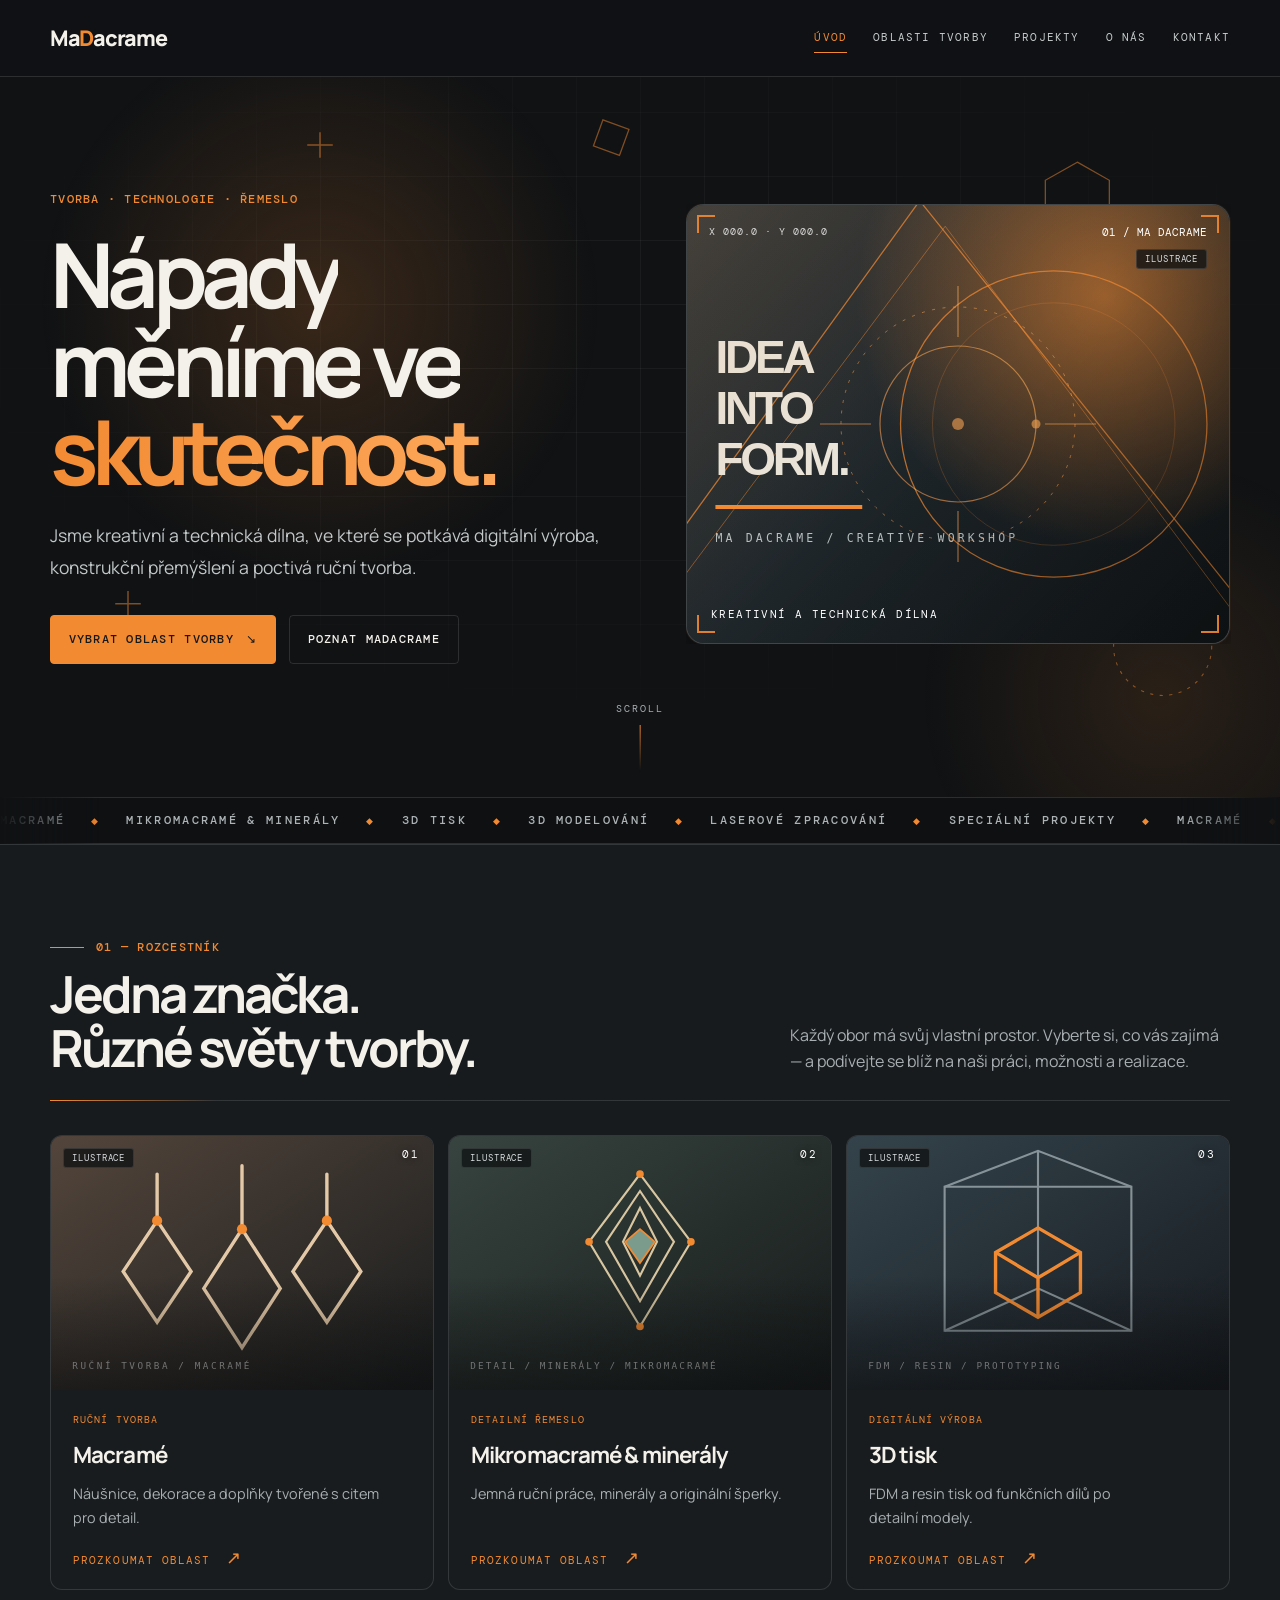
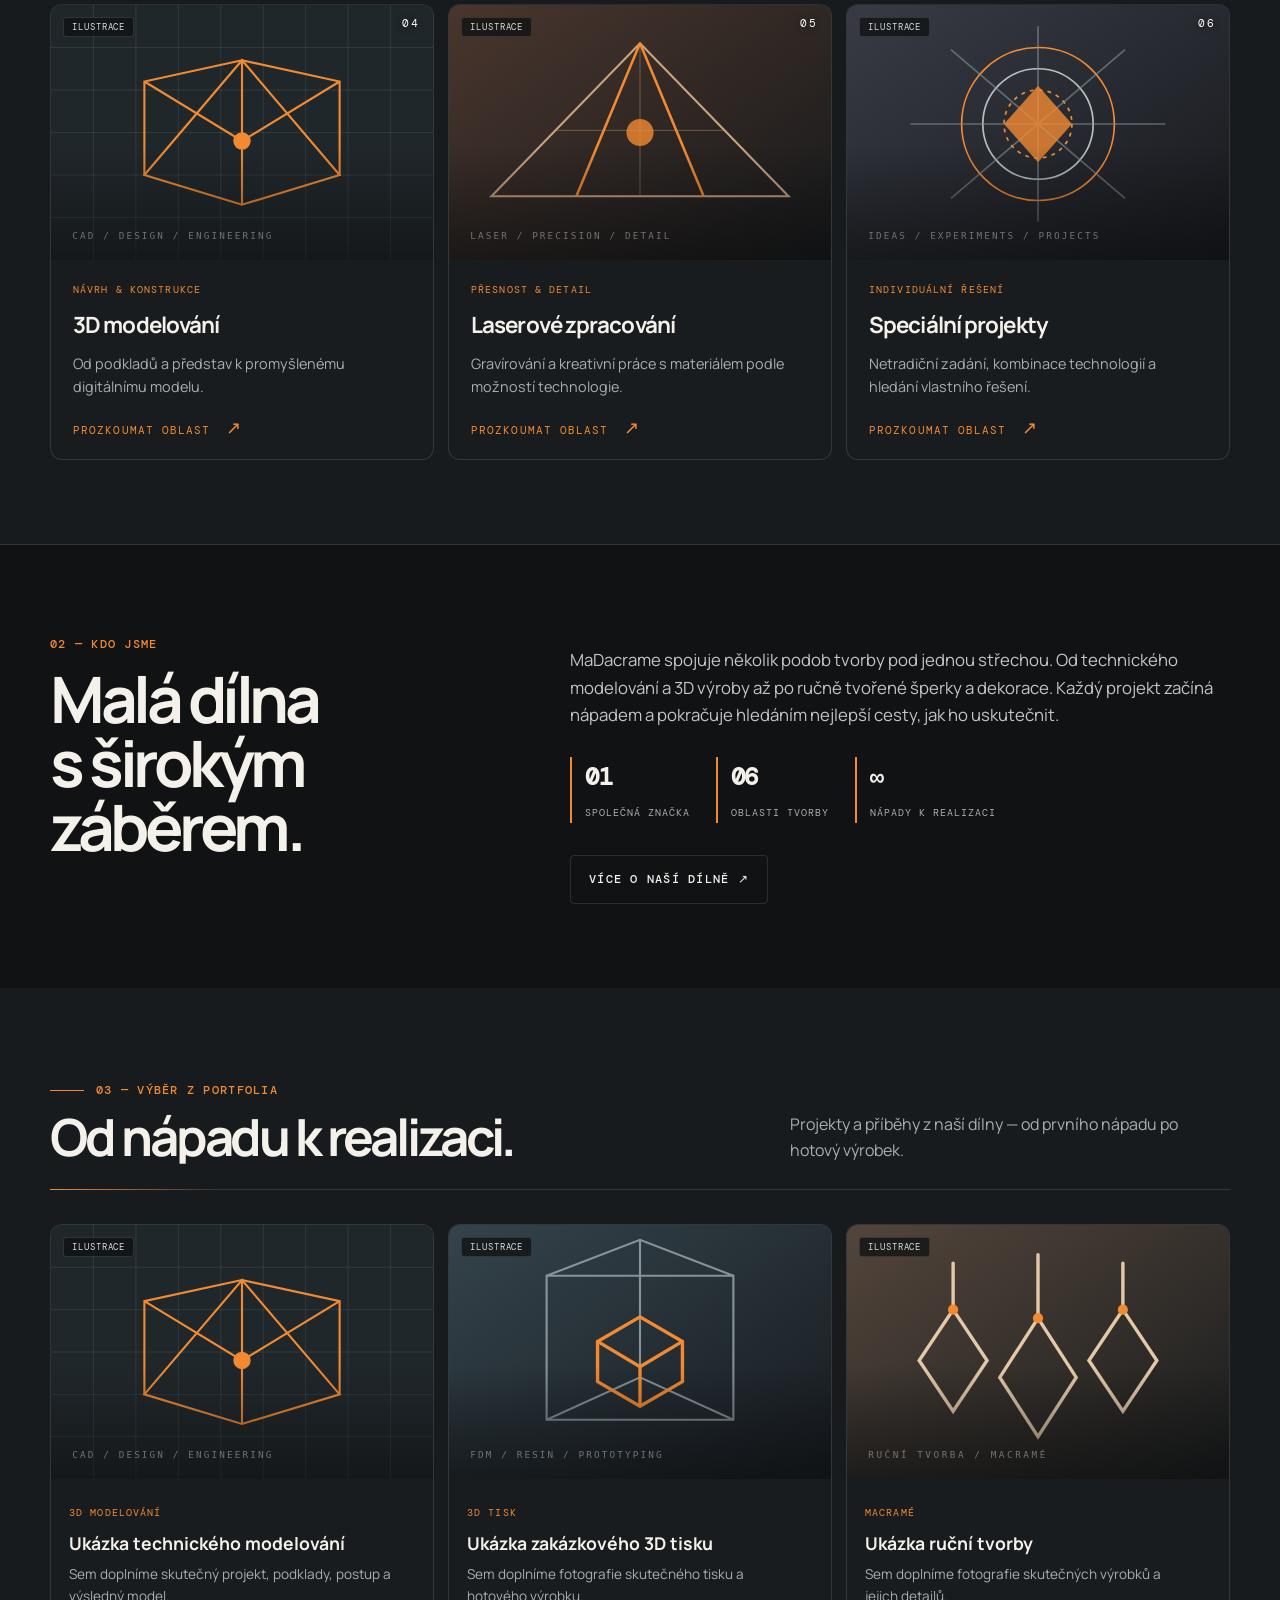
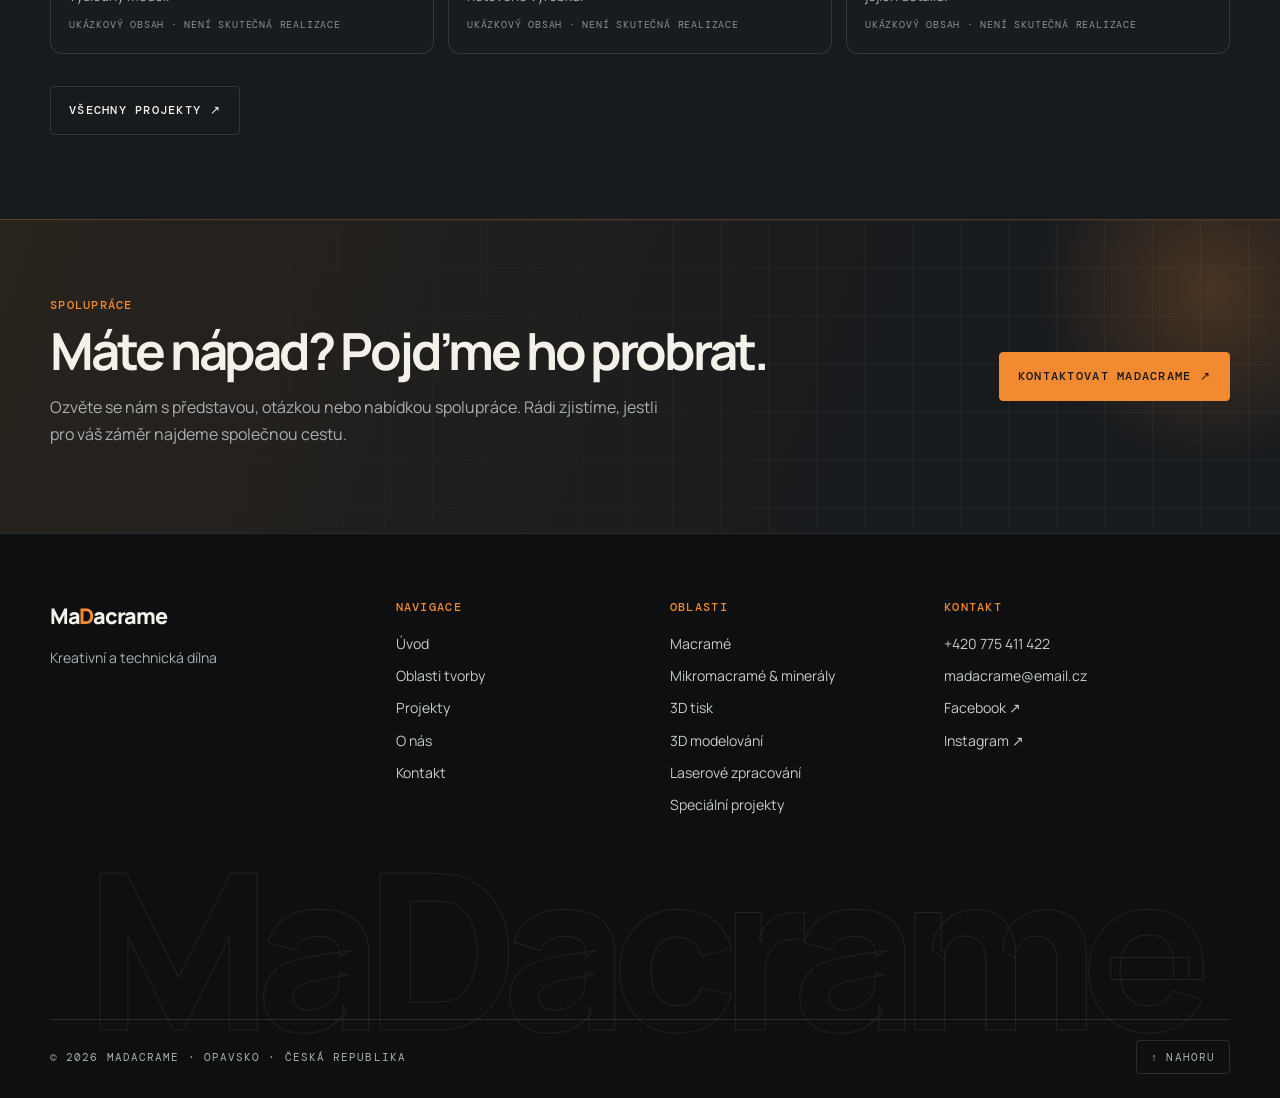
<file: index.html>
<!doctype html>
<html lang="cs">
<head>
<meta charset="utf-8"><meta name="viewport" content="width=device-width, initial-scale=1">
<meta name="theme-color" content="#101214">
<title>MaDacrame — kreativní a technická dílna</title>
<link rel="preload" href="assets/fonts/manrope-latin-wght-normal.woff2" as="font" type="font/woff2" crossorigin>
<link rel="preload" href="assets/fonts/manrope-latin-ext-wght-normal.woff2" as="font" type="font/woff2" crossorigin>
<link rel="stylesheet" href="assets/css/fonts.css">
<link rel="stylesheet" href="assets/css/style.css">
</head>
<body data-page="home"><div id="app"><div class="loader" role="status" aria-label="Načítám"><span></span></div></div><noscript><p class="wrap not-found">Pro zobrazení webu je potřeba povolit JavaScript.</p></noscript><script src="assets/js/site.js" defer></script></body>
</html>
</file>
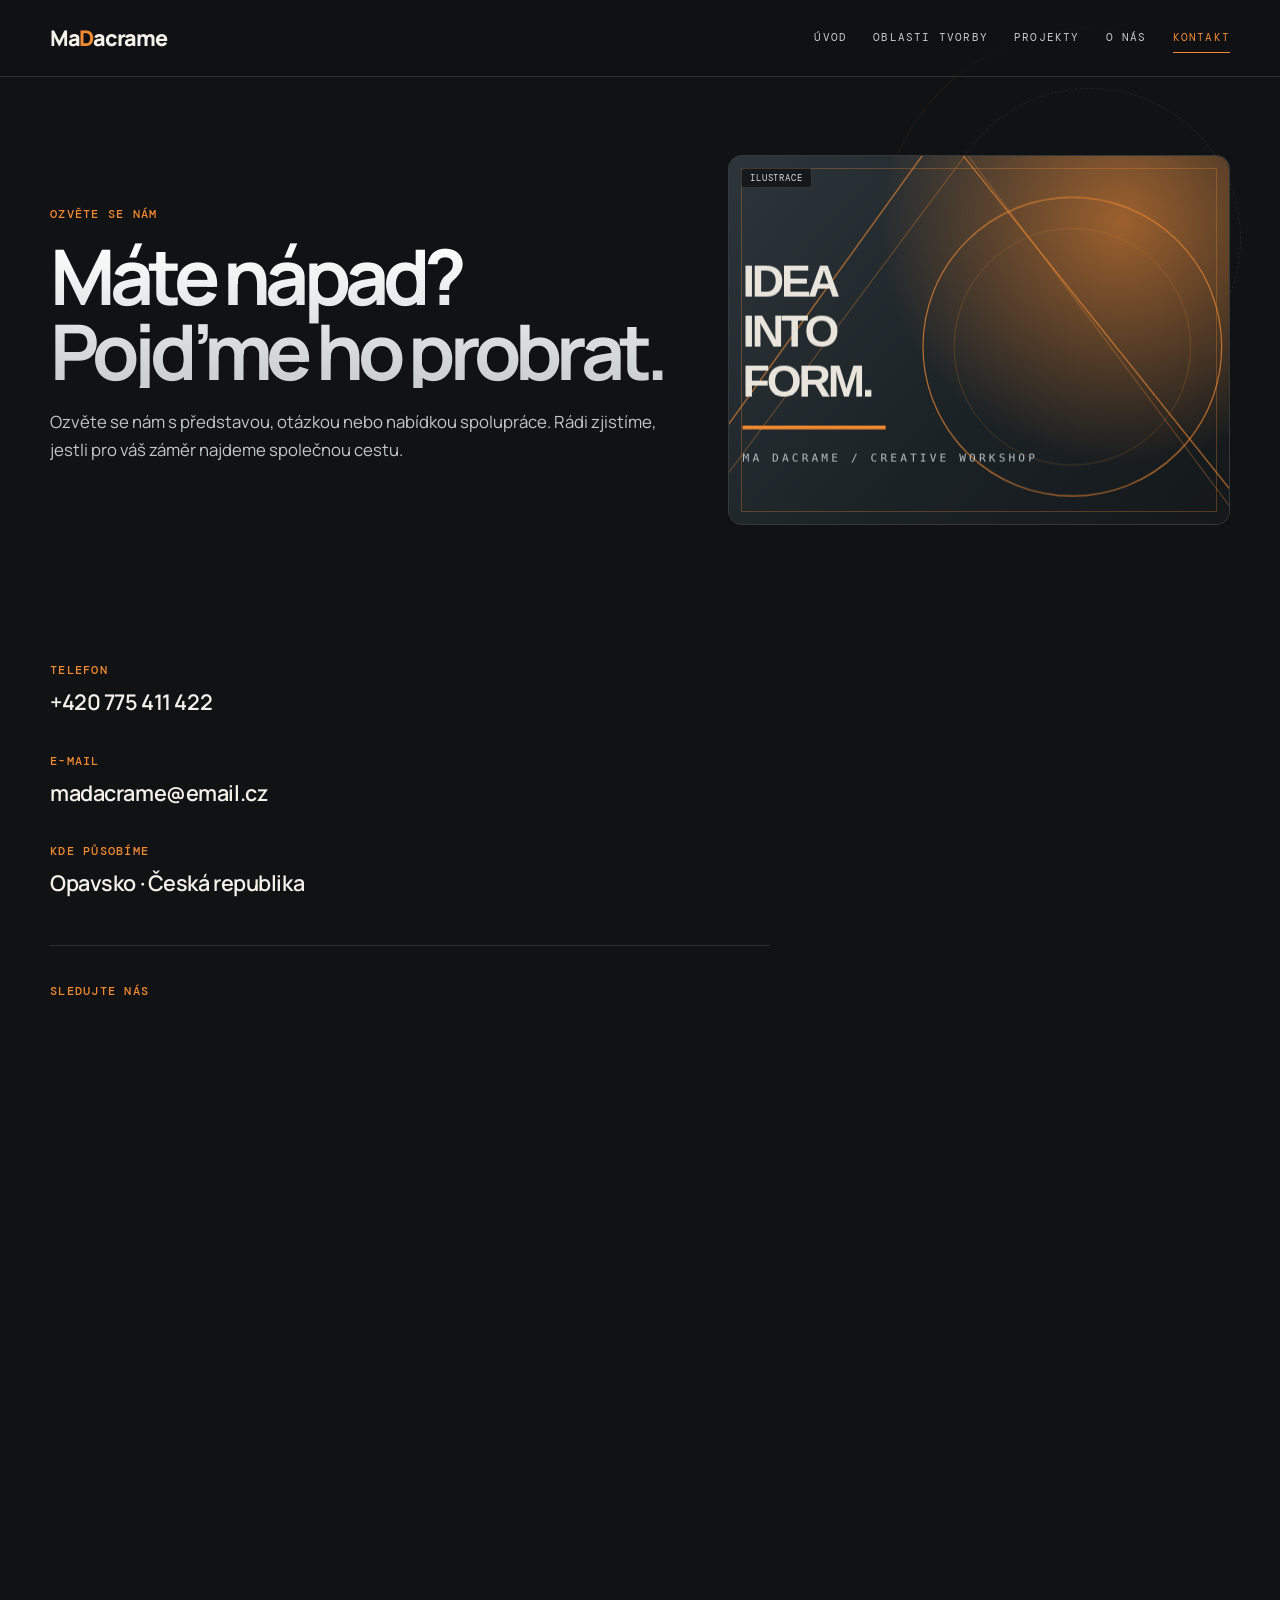
<file: kontakt.html>
<!doctype html>
<html lang="cs">
<head>
<meta charset="utf-8"><meta name="viewport" content="width=device-width, initial-scale=1">
<meta name="theme-color" content="#101214">
<title>Kontakt — MaDacrame</title>
<link rel="preload" href="assets/fonts/manrope-latin-wght-normal.woff2" as="font" type="font/woff2" crossorigin>
<link rel="preload" href="assets/fonts/manrope-latin-ext-wght-normal.woff2" as="font" type="font/woff2" crossorigin>
<link rel="stylesheet" href="assets/css/fonts.css">
<link rel="stylesheet" href="assets/css/style.css">
</head>
<body data-page="contact"><div id="app"><div class="loader" role="status" aria-label="Načítám"><span></span></div></div><noscript><p class="wrap not-found">Pro zobrazení webu je potřeba povolit JavaScript.</p></noscript><script src="assets/js/site.js" defer></script></body>
</html>
</file>
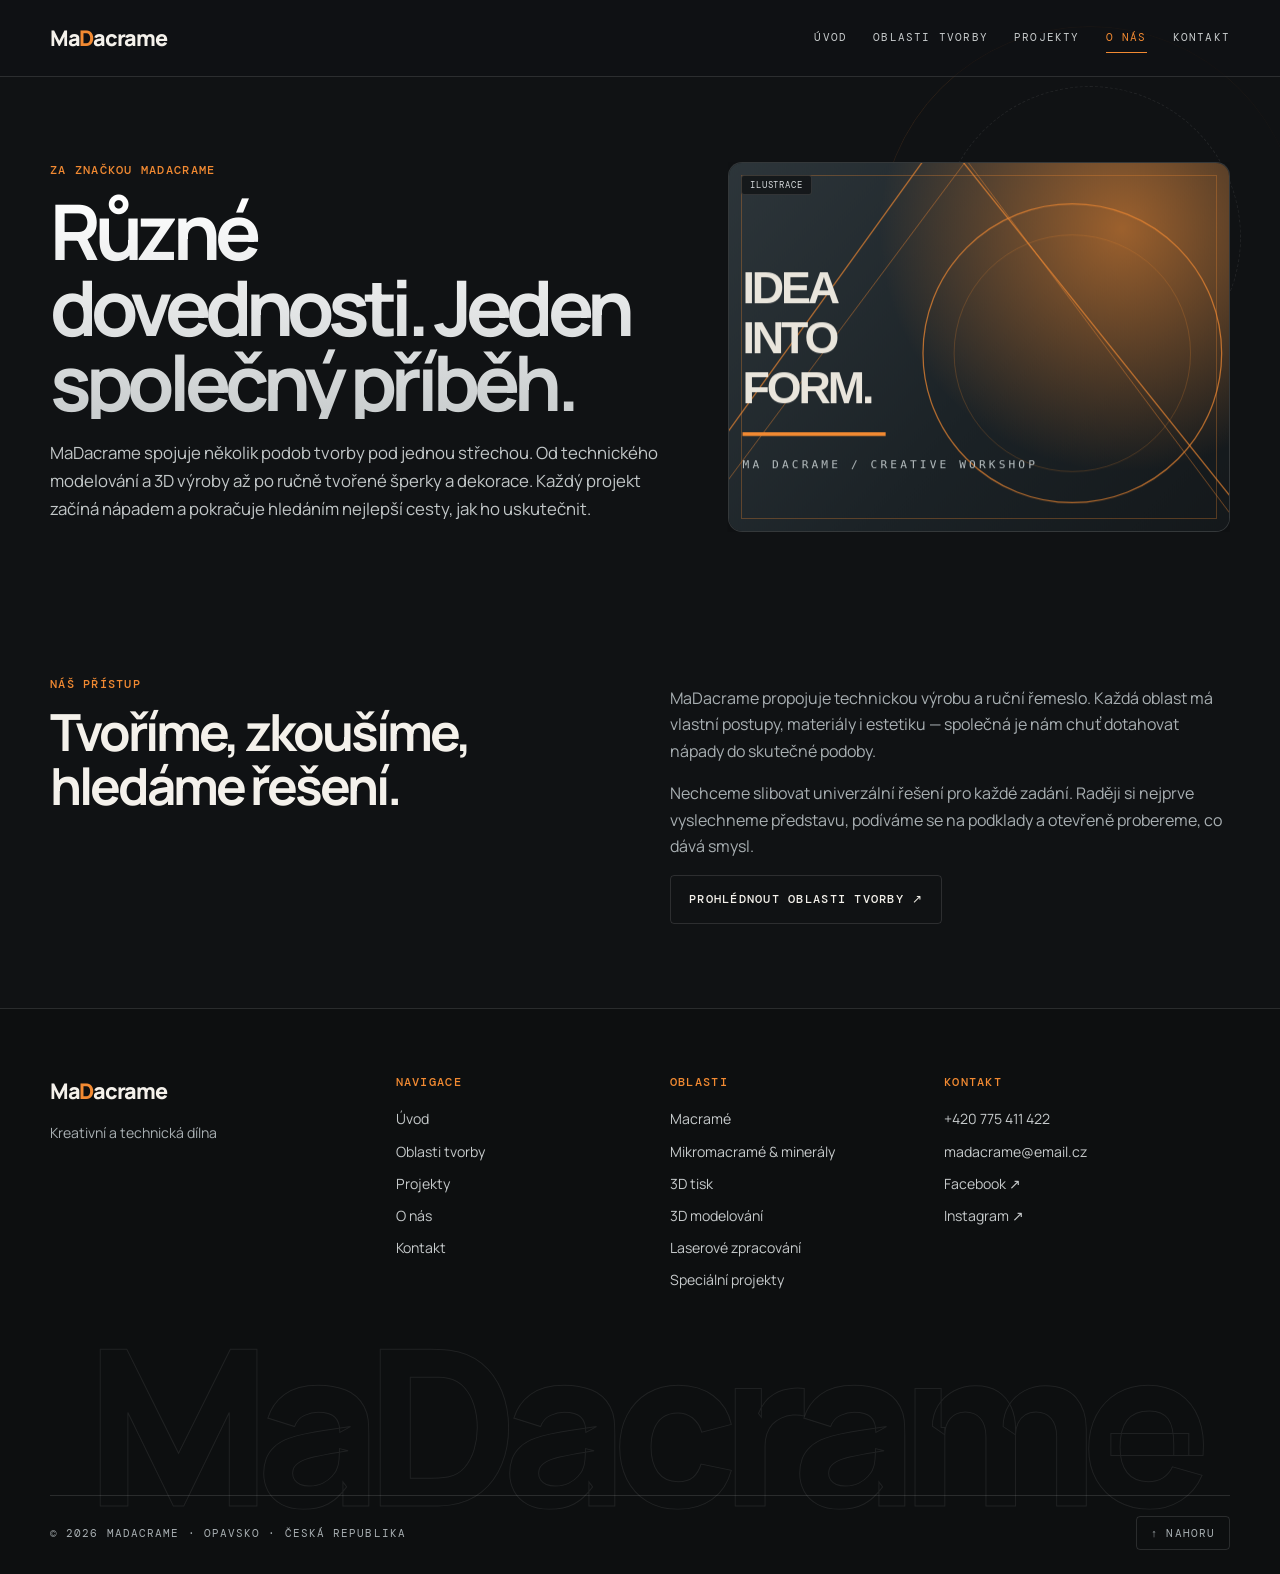
<file: o-nas.html>
<!doctype html>
<html lang="cs">
<head>
<meta charset="utf-8"><meta name="viewport" content="width=device-width, initial-scale=1">
<meta name="theme-color" content="#101214">
<title>O nás — MaDacrame</title>
<link rel="preload" href="assets/fonts/manrope-latin-wght-normal.woff2" as="font" type="font/woff2" crossorigin>
<link rel="preload" href="assets/fonts/manrope-latin-ext-wght-normal.woff2" as="font" type="font/woff2" crossorigin>
<link rel="stylesheet" href="assets/css/fonts.css">
<link rel="stylesheet" href="assets/css/style.css">
</head>
<body data-page="about"><div id="app"><div class="loader" role="status" aria-label="Načítám"><span></span></div></div><noscript><p class="wrap not-found">Pro zobrazení webu je potřeba povolit JavaScript.</p></noscript><script src="assets/js/site.js" defer></script></body>
</html>
</file>
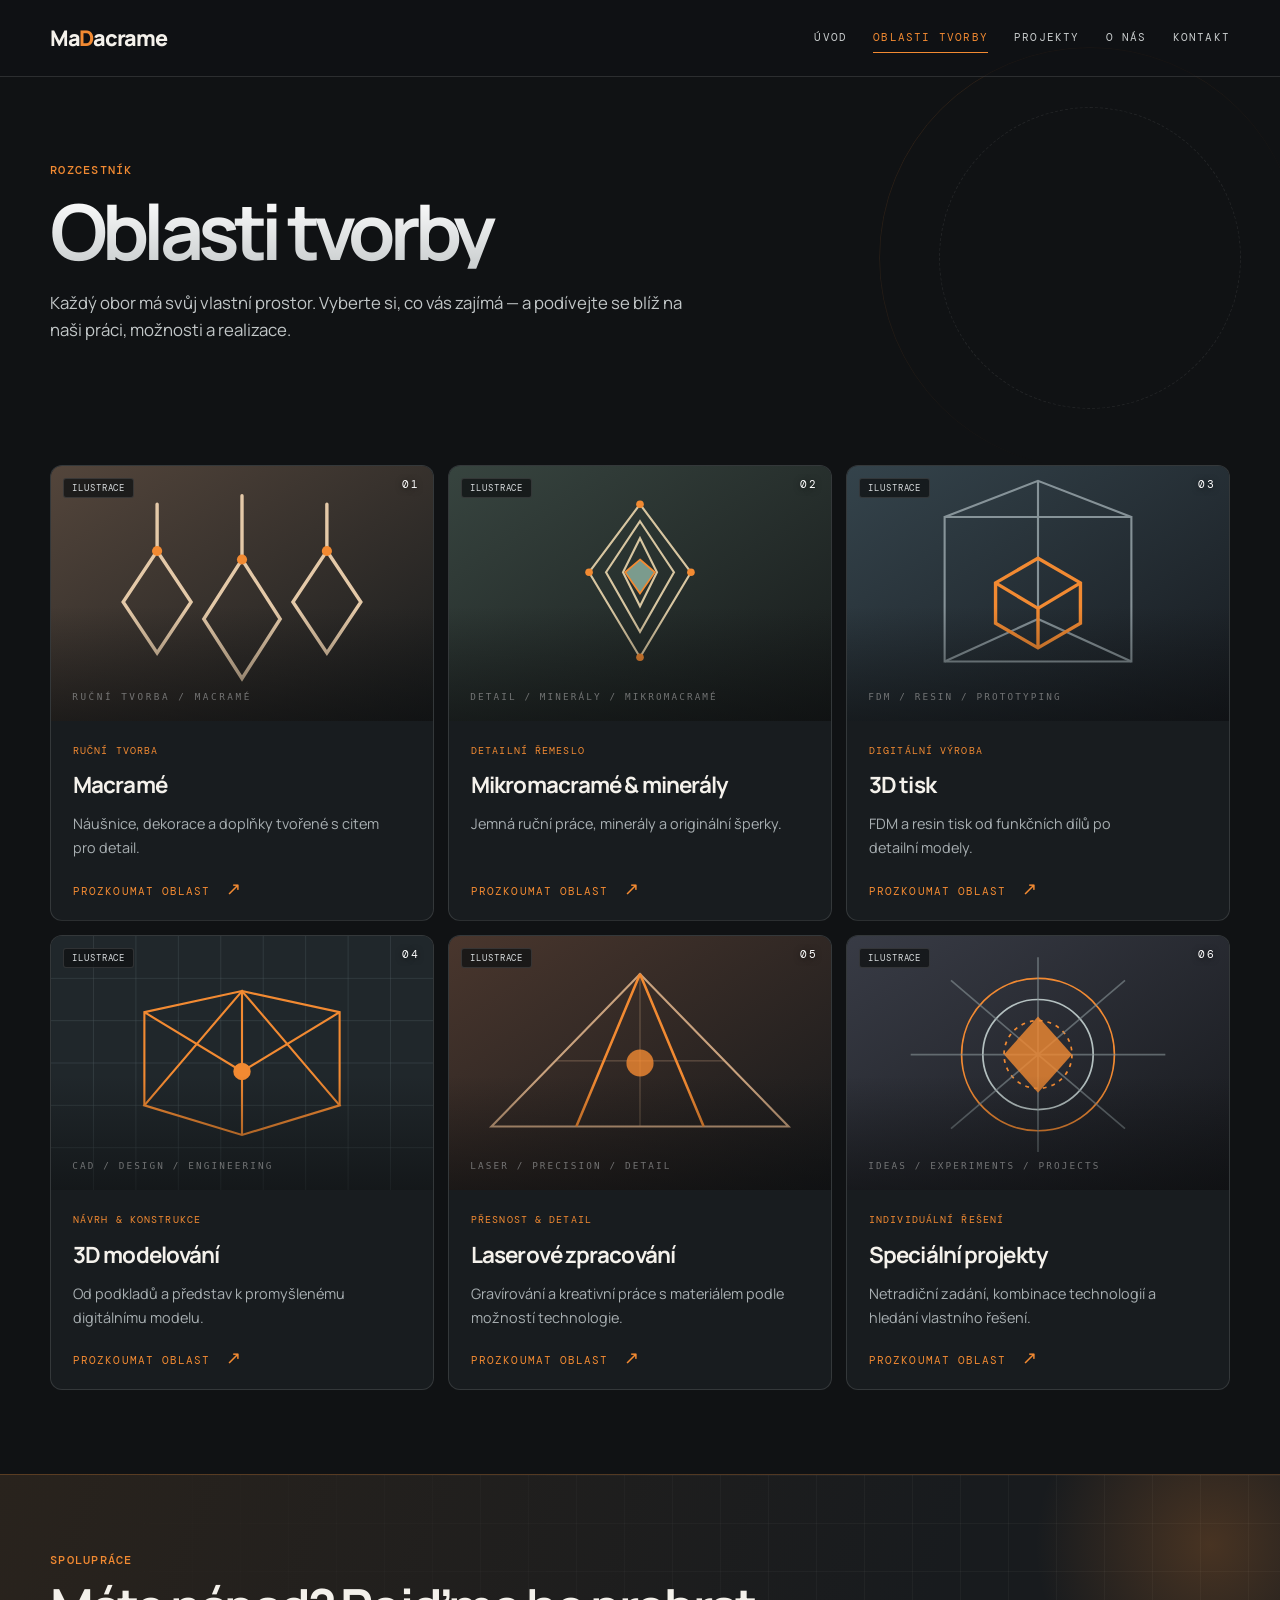
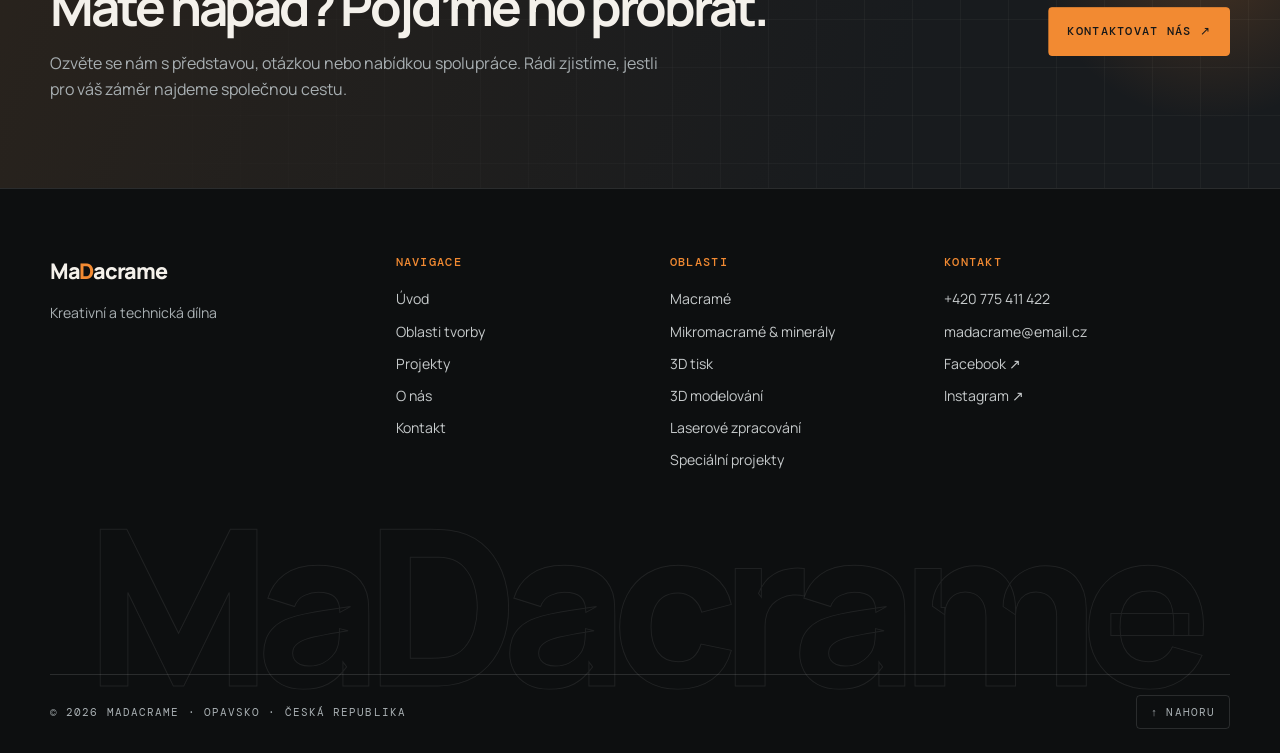
<file: oblast.html>
<!doctype html>
<html lang="cs">
<head>
<meta charset="utf-8"><meta name="viewport" content="width=device-width, initial-scale=1">
<meta name="theme-color" content="#101214">
<title>Oblasti tvorby — MaDacrame</title>
<link rel="preload" href="assets/fonts/manrope-latin-wght-normal.woff2" as="font" type="font/woff2" crossorigin>
<link rel="preload" href="assets/fonts/manrope-latin-ext-wght-normal.woff2" as="font" type="font/woff2" crossorigin>
<link rel="stylesheet" href="assets/css/fonts.css">
<link rel="stylesheet" href="assets/css/style.css">
</head>
<body data-page="area"><div id="app"><div class="loader" role="status" aria-label="Načítám"><span></span></div></div><noscript><p class="wrap not-found">Pro zobrazení webu je potřeba povolit JavaScript.</p></noscript><script src="assets/js/site.js" defer></script></body>
</html>
</file>
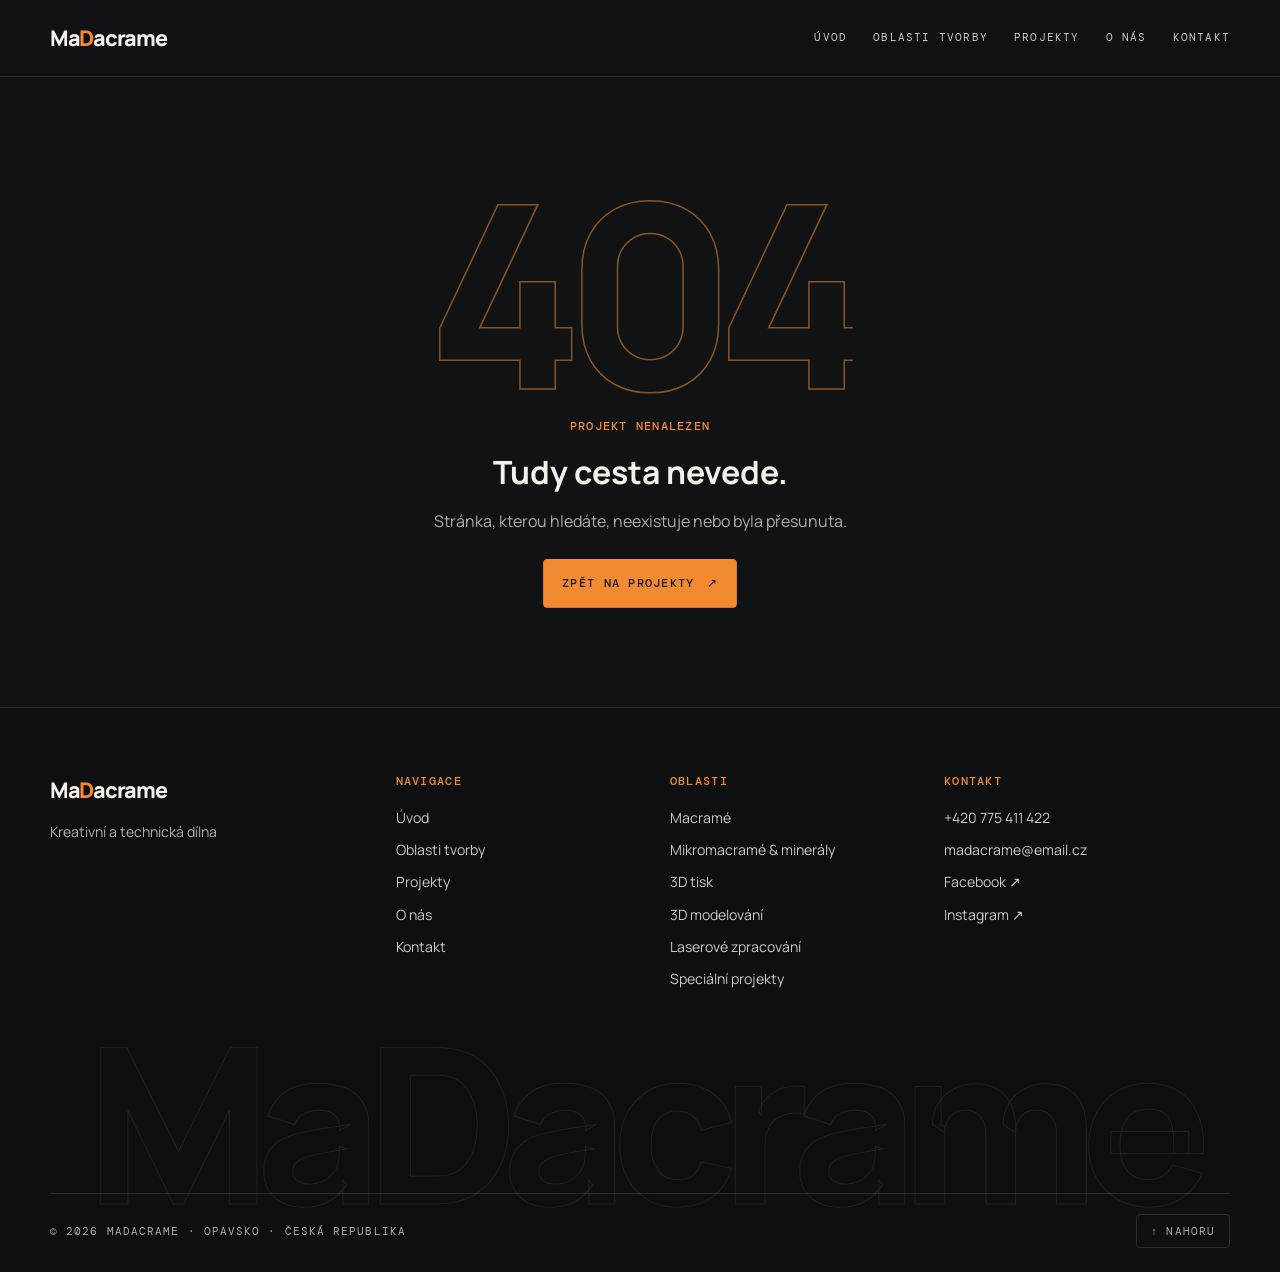
<file: projekt.html>
<!doctype html>
<html lang="cs">
<head>
<meta charset="utf-8"><meta name="viewport" content="width=device-width, initial-scale=1">
<meta name="theme-color" content="#101214">
<title>Projekt — MaDacrame</title>
<link rel="preload" href="assets/fonts/manrope-latin-wght-normal.woff2" as="font" type="font/woff2" crossorigin>
<link rel="preload" href="assets/fonts/manrope-latin-ext-wght-normal.woff2" as="font" type="font/woff2" crossorigin>
<link rel="stylesheet" href="assets/css/fonts.css">
<link rel="stylesheet" href="assets/css/style.css">
</head>
<body data-page="project"><div id="app"><div class="loader" role="status" aria-label="Načítám"><span></span></div></div><noscript><p class="wrap not-found">Pro zobrazení webu je potřeba povolit JavaScript.</p></noscript><script src="assets/js/site.js" defer></script></body>
</html>
</file>
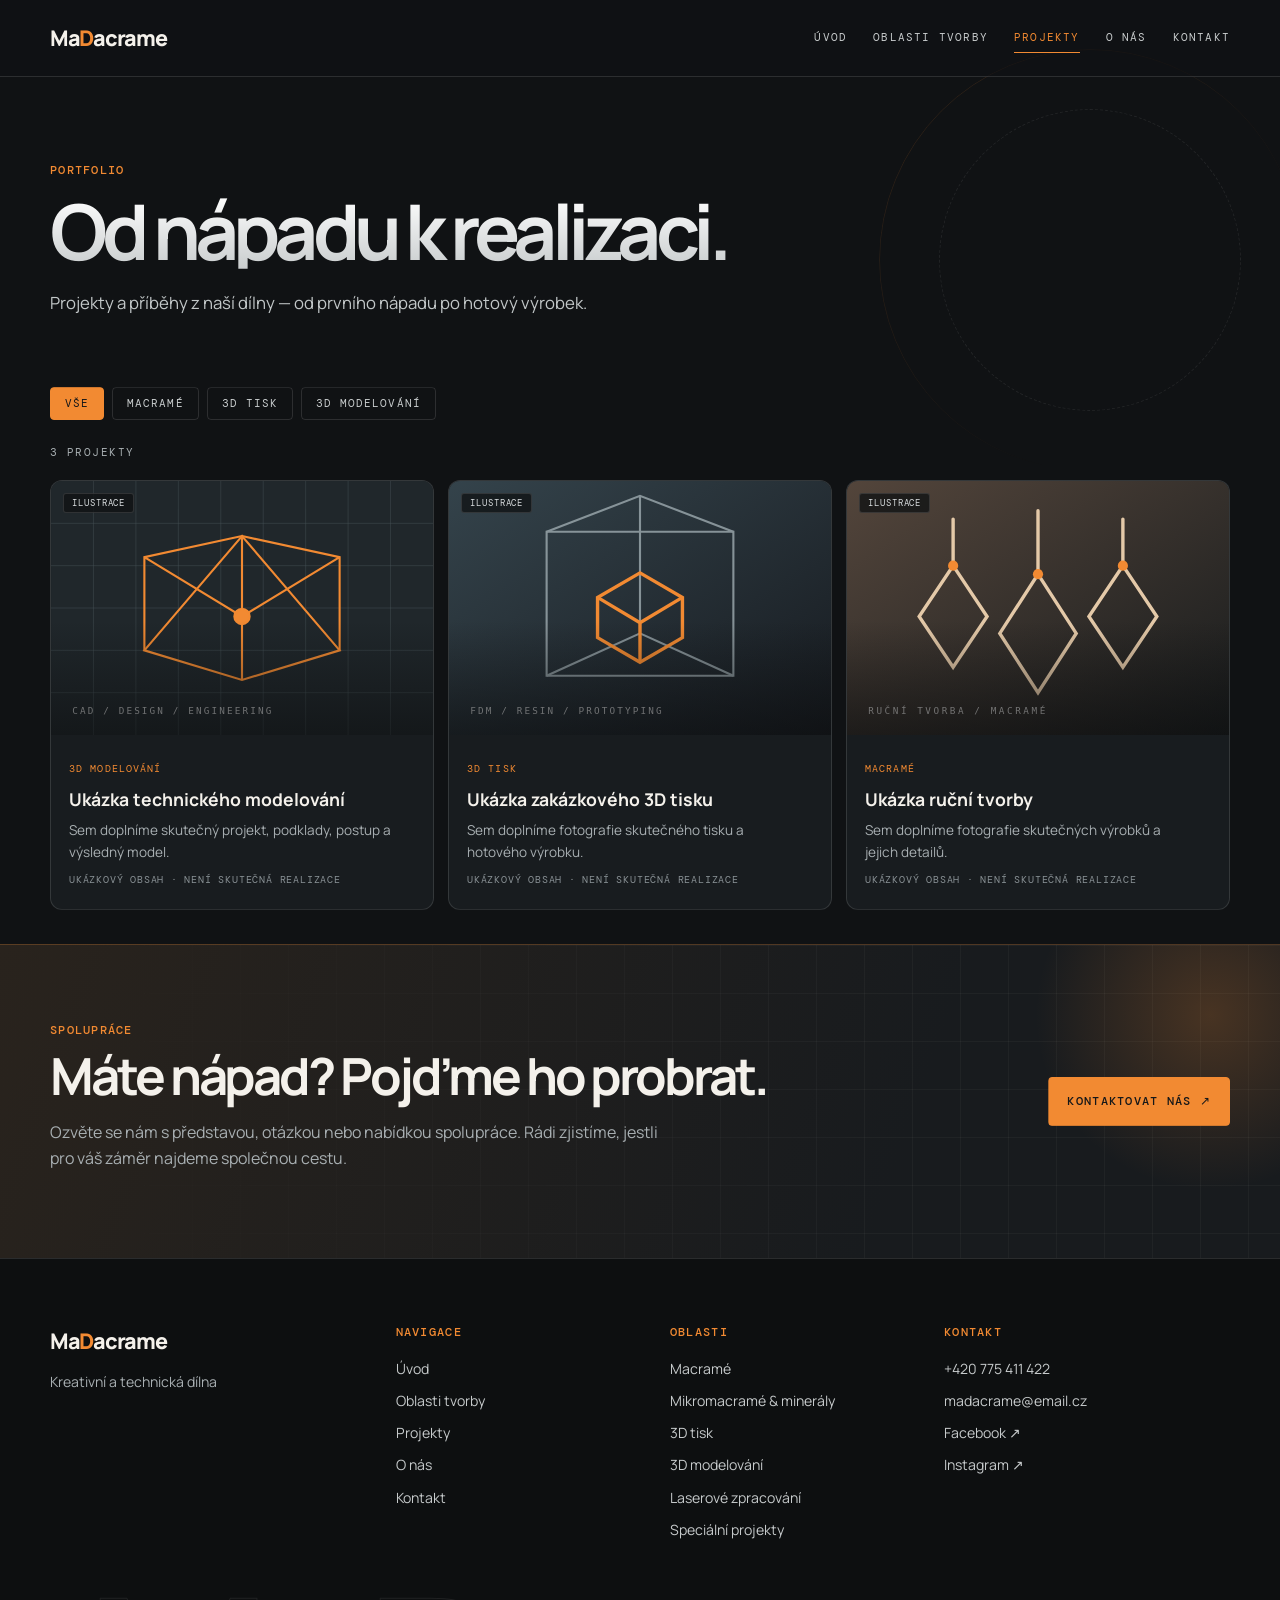
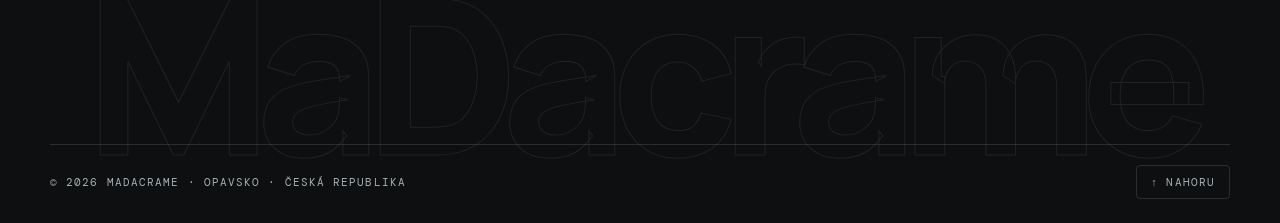
<file: projekty.html>
<!doctype html>
<html lang="cs">
<head>
<meta charset="utf-8"><meta name="viewport" content="width=device-width, initial-scale=1">
<meta name="theme-color" content="#101214">
<title>Od nápadu k realizaci — MaDacrame</title>
<link rel="preload" href="assets/fonts/manrope-latin-wght-normal.woff2" as="font" type="font/woff2" crossorigin>
<link rel="preload" href="assets/fonts/manrope-latin-ext-wght-normal.woff2" as="font" type="font/woff2" crossorigin>
<link rel="stylesheet" href="assets/css/fonts.css">
<link rel="stylesheet" href="assets/css/style.css">
</head>
<body data-page="projects"><div id="app"><div class="loader" role="status" aria-label="Načítám"><span></span></div></div><noscript><p class="wrap not-found">Pro zobrazení webu je potřeba povolit JavaScript.</p></noscript><script src="assets/js/site.js" defer></script></body>
</html>
</file>
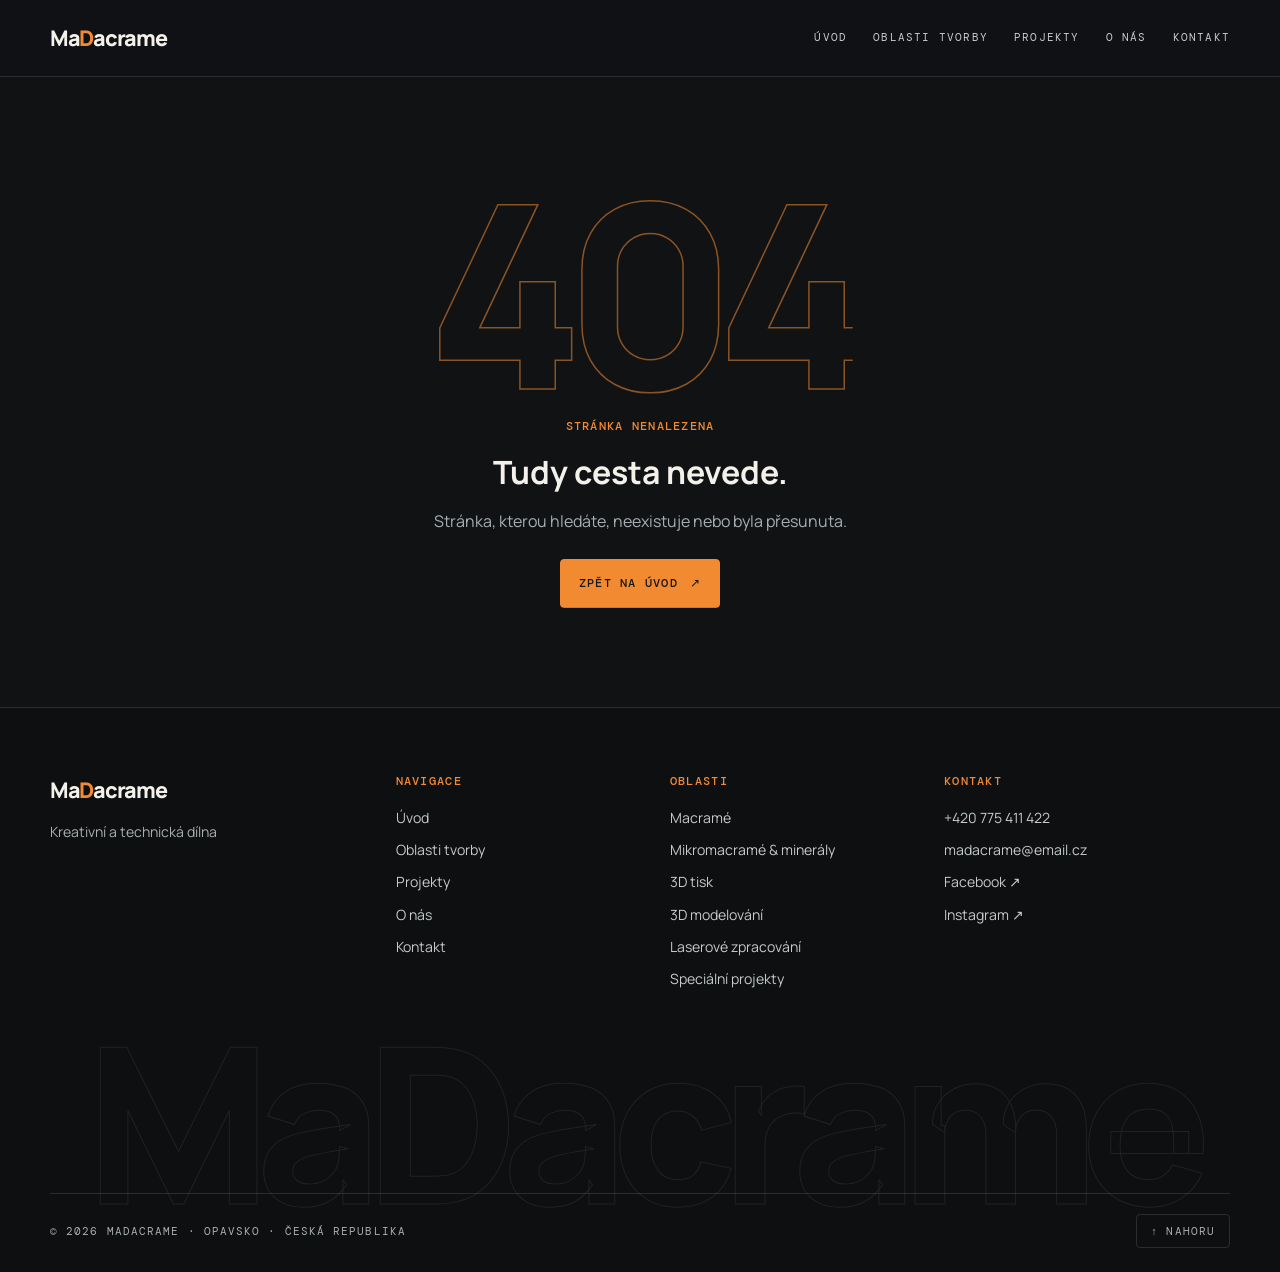
<file: stranka.html>
<!doctype html>
<html lang="cs"><head><meta charset="utf-8"><meta name="viewport" content="width=device-width, initial-scale=1"><meta name="theme-color" content="#101214"><title>MaDacrame — další stránka</title><link rel="preload" href="assets/fonts/manrope-latin-wght-normal.woff2" as="font" type="font/woff2" crossorigin>
<link rel="preload" href="assets/fonts/manrope-latin-ext-wght-normal.woff2" as="font" type="font/woff2" crossorigin>
<link rel="stylesheet" href="assets/css/fonts.css">
<link rel="stylesheet" href="assets/css/style.css"></head><body data-page="customPage"><div id="app"><div class="loader" role="status" aria-label="Načítám"><span></span></div></div><noscript><p class="wrap not-found">Pro zobrazení webu je potřeba povolit JavaScript.</p></noscript><script src="assets/js/site.js" defer></script></body></html>
</file>
<file: assets/css/fonts.css>
/* Písma jsou hostovaná lokálně (SIL OFL) – žádné externí požadavky. */
@font-face{font-family:Manrope;font-style:normal;font-weight:200 800;font-display:swap;src:url(../fonts/manrope-latin-wght-normal.woff2) format('woff2');unicode-range:U+0000-00FF,U+0131,U+0152-0153,U+02BB-02BC,U+02C6,U+02DA,U+02DC,U+0304,U+0308,U+0329,U+2000-206F,U+20AC,U+2122,U+2191,U+2193,U+2212,U+2215,U+FEFF,U+FFFD}
@font-face{font-family:'DM Mono';font-style:normal;font-weight:400;font-display:swap;src:url(../fonts/dm-mono-latin-400-normal.woff2) format('woff2');unicode-range:U+0000-00FF,U+0131,U+0152-0153,U+02BB-02BC,U+02C6,U+02DA,U+02DC,U+0304,U+0308,U+0329,U+2000-206F,U+20AC,U+2122,U+2191,U+2193,U+2212,U+2215,U+FEFF,U+FFFD}
@font-face{font-family:'DM Mono';font-style:normal;font-weight:500;font-display:swap;src:url(../fonts/dm-mono-latin-500-normal.woff2) format('woff2');unicode-range:U+0000-00FF,U+0131,U+0152-0153,U+02BB-02BC,U+02C6,U+02DA,U+02DC,U+0304,U+0308,U+0329,U+2000-206F,U+20AC,U+2122,U+2191,U+2193,U+2212,U+2215,U+FEFF,U+FFFD}
@font-face{font-family:Manrope;font-style:normal;font-weight:200 800;font-display:swap;src:url(../fonts/manrope-latin-ext-wght-normal.woff2) format('woff2');unicode-range:U+0100-02BA,U+02BD-02C5,U+02C7-02CC,U+02CE-02D7,U+02DD-02FF,U+0304,U+0308,U+0329,U+1D00-1DBF,U+1E00-1E9F,U+1EF2-1EFF,U+2020,U+20A0-20AB,U+20AD-20C0,U+2113,U+2C60-2C7F,U+A720-A7FF}
@font-face{font-family:'DM Mono';font-style:normal;font-weight:400;font-display:swap;src:url(../fonts/dm-mono-latin-ext-400-normal.woff2) format('woff2');unicode-range:U+0100-02BA,U+02BD-02C5,U+02C7-02CC,U+02CE-02D7,U+02DD-02FF,U+0304,U+0308,U+0329,U+1D00-1DBF,U+1E00-1E9F,U+1EF2-1EFF,U+2020,U+20A0-20AB,U+20AD-20C0,U+2113,U+2C60-2C7F,U+A720-A7FF}
@font-face{font-family:'DM Mono';font-style:normal;font-weight:500;font-display:swap;src:url(../fonts/dm-mono-latin-ext-500-normal.woff2) format('woff2');unicode-range:U+0100-02BA,U+02BD-02C5,U+02C7-02CC,U+02CE-02D7,U+02DD-02FF,U+0304,U+0308,U+0329,U+1D00-1DBF,U+1E00-1E9F,U+1EF2-1EFF,U+2020,U+20A0-20AB,U+20AD-20C0,U+2113,U+2C60-2C7F,U+A720-A7FF}
</file>
<file: assets/css/style.css>
:root{--bg:#101214;--panel:#181c1f;--panel2:#202529;--ink:#f4f1eb;--muted:#a8afb2;--line:rgba(255,255,255,.12);--orange:#f28a32;--orange2:#ffad62;--max:1180px;--radius:18px}
*{box-sizing:border-box}html{scroll-behavior:smooth}body{margin:0;background:var(--bg);color:var(--ink);font-family:Manrope,Arial,sans-serif;line-height:1.65}a{color:inherit;text-decoration:none}img{max-width:100%;display:block}button{font:inherit}.wrap{width:min(var(--max),calc(100% - 44px));margin:auto}.mono,.eyebrow,.tag,.nav a,.btn,.small-label{font-family:"DM Mono",monospace;text-transform:uppercase;letter-spacing:.11em}.eyebrow{font-size:.72rem;color:var(--orange);font-weight:500}.site-header{position:sticky;top:0;z-index:10;background:rgba(16,18,20,.88);backdrop-filter:blur(16px);border-bottom:1px solid var(--line)}.header-inner{height:76px;display:flex;align-items:center;justify-content:space-between;gap:24px}.brand{font-weight:800;font-size:1.35rem;letter-spacing:-.06em}.brand span{color:var(--orange)}.nav{display:flex;gap:26px;align-items:center}.nav a{font-size:.68rem;color:#c8cccd;transition:.2s}.nav a:hover,.nav a.active{color:var(--orange)}.menu-toggle{display:none;background:none;border:1px solid var(--line);color:var(--ink);padding:8px 11px;border-radius:8px}.hero{min-height:590px;display:grid;grid-template-columns:1.04fr .96fr;align-items:center;gap:46px;padding:72px 0 88px}.hero-copy{position:relative;z-index:1}.hero h1{font-size:clamp(3.1rem,7vw,6.7rem);line-height:.99;letter-spacing:-.075em;margin:20px 0 24px;max-width:760px}.hero h1 em{font-style:normal;color:var(--orange)}.lead{font-size:1.1rem;color:#c2c7c8;max-width:590px;line-height:1.8}.hero-actions{display:flex;gap:12px;flex-wrap:wrap;margin-top:32px}.btn{display:inline-flex;align-items:center;justify-content:center;gap:12px;padding:14px 18px;border-radius:4px;font-size:.72rem;font-weight:500;transition:.2s;border:1px solid var(--line)}.btn-primary{background:var(--orange);color:#151719;border-color:var(--orange)}.btn-primary:hover{background:var(--orange2);transform:translateY(-2px)}.btn-ghost:hover{border-color:var(--orange);color:var(--orange)}.hero-art{position:relative;min-height:440px;border-radius:var(--radius);overflow:hidden;background:#252b2f;border:1px solid var(--line)}.hero-art img{width:100%;height:100%;position:absolute;inset:0;object-fit:cover}.hero-art:after{content:"";position:absolute;inset:0;background:linear-gradient(135deg,rgba(242,138,50,.12),transparent 48%,rgba(0,0,0,.28))}.art-label{position:absolute;z-index:1;left:24px;bottom:22px;font: .68rem "DM Mono",monospace;letter-spacing:.13em;color:#fff;text-transform:uppercase}.hero-index{position:absolute;right:22px;top:20px;z-index:1;color:#fff;font: .7rem "DM Mono",monospace}.section{padding:84px 0}.section-head{display:flex;align-items:end;justify-content:space-between;gap:28px;margin-bottom:32px}.section-head h2,.section-title{font-size:clamp(2rem,4vw,3.4rem);line-height:1.05;letter-spacing:-.06em;margin:10px 0 0}.section-head p{max-width:440px;color:var(--muted);margin:0}.directory{background:#171b1e;border-top:1px solid var(--line);border-bottom:1px solid var(--line)}.cards{display:grid;grid-template-columns:repeat(3,1fr);gap:14px}.area-card{position:relative;display:flex;flex-direction:column;min-height:360px;background:var(--panel);border:1px solid var(--line);border-radius:12px;overflow:hidden;transition:.25s}.area-card:hover{transform:translateY(-5px);border-color:rgba(242,138,50,.65)}.card-image{height:205px;position:relative;overflow:hidden;background:#252b2f}.card-image img{width:100%;height:100%;object-fit:cover;transition:.45s}.area-card:hover .card-image img{transform:scale(1.045)}.card-body{padding:22px 22px 20px;display:flex;flex-direction:column;flex:1}.tag{font-size:.63rem;color:var(--orange)}.card-body h3{font-size:1.4rem;letter-spacing:-.04em;margin:8px 0}.card-body p{font-size:.9rem;color:var(--muted);margin:0 0 18px}.card-link{margin-top:auto;font: .68rem "DM Mono",monospace;text-transform:uppercase;letter-spacing:.1em;color:var(--orange)}.arrow{font-size:1.1rem;margin-left:7px}.manifesto{display:grid;grid-template-columns:.8fr 1.2fr;gap:80px;align-items:start}.manifesto h2{font-size:clamp(2.3rem,5vw,4.5rem);line-height:1;letter-spacing:-.07em;margin:12px 0}.manifesto-copy{font-size:1.05rem;color:#c0c6c7;max-width:650px}.stat-line{display:flex;gap:26px;flex-wrap:wrap;margin-top:28px}.stat{border-left:2px solid var(--orange);padding-left:13px}.stat strong{display:block;font-size:1.5rem}.stat span{font: .62rem "DM Mono",monospace;color:var(--muted);text-transform:uppercase;letter-spacing:.1em}.projects{background:#171b1e}.project-grid{display:grid;grid-template-columns:repeat(3,1fr);gap:14px}.project{border:1px solid var(--line);background:var(--panel);border-radius:12px;overflow:hidden}.project img{width:100%;height:210px;object-fit:cover}.project-info{padding:18px}.project-info h3{margin:5px 0;font-size:1.1rem}.project-info p{margin:0;color:var(--muted);font-size:.85rem}.cta{padding:70px 0;background:linear-gradient(110deg,#29231d,#181b1e 70%);border-top:1px solid rgba(242,138,50,.25)}.cta-inner{display:flex;align-items:center;justify-content:space-between;gap:30px}.cta h2{font-size:clamp(2rem,4vw,3.6rem);letter-spacing:-.06em;line-height:1.05;margin:8px 0}.cta p{color:var(--muted);max-width:620px}.footer{border-top:1px solid var(--line);padding:28px 0 34px;color:var(--muted);font-size:.78rem}.footer-inner{display:flex;align-items:center;justify-content:space-between;gap:20px;flex-wrap:wrap}.footer .brand{color:var(--ink)}.page-hero{padding:78px 0 46px;display:grid;grid-template-columns:1fr .8fr;gap:50px;align-items:center}.page-hero h1{font-size:clamp(3rem,6vw,5.8rem);line-height:.98;letter-spacing:-.075em;margin:12px 0 20px}.page-hero p{color:#c2c7c8;font-size:1.05rem;max-width:640px}.page-image{height:370px;border-radius:14px;overflow:hidden;border:1px solid var(--line);background:var(--panel)}.page-image img{width:100%;height:100%;object-fit:cover}.feature-list{display:grid;grid-template-columns:repeat(2,1fr);gap:12px;margin-top:30px}.feature{padding:18px;border:1px solid var(--line);border-radius:8px;background:var(--panel)}.feature:before{content:"+";color:var(--orange);font:1.1rem "DM Mono";margin-right:10px}.about-grid{display:grid;grid-template-columns:1fr 1fr;gap:60px;align-items:start}.about-grid p{color:var(--muted)}.breadcrumb{padding:22px 0;color:var(--muted);font: .68rem "DM Mono",monospace;text-transform:uppercase;letter-spacing:.1em}.breadcrumb a:hover{color:var(--orange)}.placeholder-note{display:inline-block;margin-top:10px;color:#899195;font: .62rem "DM Mono",monospace;text-transform:uppercase;letter-spacing:.08em}.not-found{padding:100px 0;text-align:center}.not-found h1{font-size:3rem}.mobile-nav{display:none}
@media(max-width:850px){.hero{grid-template-columns:1fr;padding:60px 0;gap:28px}.hero-art{min-height:330px}.cards,.project-grid{grid-template-columns:repeat(2,1fr)}.manifesto{grid-template-columns:1fr;gap:18px}.page-hero{grid-template-columns:1fr}.page-image{height:300px}.nav{gap:14px}.nav a{font-size:.61rem}}
@media(max-width:620px){.wrap{width:min(100% - 30px,var(--max))}.header-inner{height:66px}.nav{display:none}.menu-toggle{display:block}.mobile-nav{display:none;padding:0 15px 18px}.mobile-nav.open{display:grid;gap:14px}.mobile-nav a{font:.7rem "DM Mono",monospace;text-transform:uppercase;letter-spacing:.1em;color:#d3d6d7}.hero h1{font-size:clamp(3rem,15vw,5rem)}.hero-art{min-height:260px}.section{padding:60px 0}.section-head{display:block}.section-head p{margin-top:14px}.cards,.project-grid{grid-template-columns:1fr}.area-card{min-height:320px}.card-image{height:210px}.manifesto{gap:14px}.cta-inner{display:block}.cta-inner .btn{margin-top:15px}.feature-list,.about-grid,.page-hero{padding:48px 0 25px}.page-image{height:250px}.footer-inner{align-items:flex-start;flex-direction:column}}

/* ---- v3: rozšíření (projekty, galerie, kontakt, lightbox) ---- */
.page-image,.card-image,.hero-art,.project-img{position:relative}
.illu-badge{position:absolute;z-index:2;left:12px;top:12px;background:rgba(16,18,20,.78);color:#d9dddf;border:1px solid var(--line);border-radius:3px;padding:3px 8px;font:.58rem "DM Mono",monospace;letter-spacing:.1em;text-transform:uppercase}
.hero-art .illu-badge{left:auto;right:22px;top:46px}
.muted{color:var(--muted)}
.section.tight{padding:34px 0}
.page-hero.single{grid-template-columns:1fr;padding-bottom:20px}
.h1-md{font-size:clamp(2.4rem,5vw,4.4rem)!important}
.page-hero .eyebrow a:hover{text-decoration:underline}
.prose{max-width:760px;font-size:1.05rem;color:#c8cdce}.prose p{margin:0 0 1.15em}
a.project{display:block;transition:.25s}a.project:hover{transform:translateY(-4px);border-color:rgba(242,138,50,.65)}
.project-img{height:210px;overflow:hidden;background:#252b2f}.project-img img{width:100%;height:100%;object-fit:cover;transition:.45s}a.project:hover .project-img img{transform:scale(1.04)}
.project .card-link{display:inline-block;margin-top:10px}
.chips{display:flex;flex-wrap:wrap;gap:8px;margin-bottom:24px}
.chip{font:.66rem "DM Mono",monospace;text-transform:uppercase;letter-spacing:.1em;padding:9px 14px;border:1px solid var(--line);border-radius:4px;color:#c8cccd;transition:.2s}
.chip:hover{border-color:var(--orange);color:var(--orange)}.chip.on{background:var(--orange);border-color:var(--orange);color:#151719}
.gallery{display:grid;grid-template-columns:repeat(3,1fr);gap:12px;margin-top:22px}
.g-item{margin:0}.g-btn{display:block;width:100%;padding:0;border:1px solid var(--line);border-radius:10px;overflow:hidden;background:var(--panel);cursor:zoom-in;aspect-ratio:4/3}
.g-btn img{width:100%;height:100%;object-fit:cover;transition:.4s}.g-btn:hover img{transform:scale(1.04)}
.g-btn:focus-visible,.btn:focus-visible,.chip:focus-visible,a:focus-visible{outline:2px solid var(--orange);outline-offset:3px}
.g-item figcaption{font-size:.8rem;color:var(--muted);margin-top:8px}
.lightbox{position:fixed;inset:0;z-index:100;background:rgba(8,9,10,.94);display:grid;place-items:center;padding:20px}
.lightbox img{max-width:min(94vw,1400px);max-height:80vh;object-fit:contain;border-radius:6px}
.lb-cap{position:absolute;bottom:18px;left:0;right:0;text-align:center;color:#cfd3d4;font-size:.9rem;margin:0;padding:0 20px}
.lb-close,.lb-nav{position:absolute;background:rgba(255,255,255,.08);border:1px solid var(--line);color:#fff;border-radius:50%;width:44px;height:44px;font-size:1.3rem;cursor:pointer}
.lb-close{top:16px;right:16px}.lb-nav{top:50%;transform:translateY(-50%)}.lb-prev{left:14px}.lb-next{right:14px}
.lb-close:hover,.lb-nav:hover{border-color:var(--orange);color:var(--orange)}
.pager{display:grid;grid-template-columns:1fr auto 1fr;gap:16px;align-items:center;padding:34px 0 60px}
.pager-link{display:block;border:1px solid var(--line);border-radius:8px;padding:14px 18px;background:var(--panel);transition:.2s}.pager-link:hover{border-color:var(--orange)}
.pager-link .small-label{display:block;font-size:.6rem;color:var(--orange)}.pager-link strong{font-size:.95rem}.pager-link.next{text-align:right}
.contact-list{margin:0;display:grid;gap:26px;max-width:720px}.contact-list dt{margin-bottom:4px}.contact-list dd{margin:0;font-size:1.35rem;font-weight:600;letter-spacing:-.02em}
.contact-list a{color:var(--ink)}.contact-list a:hover{color:var(--orange)}
.social{margin-top:44px;padding-top:30px;border-top:1px solid var(--line);max-width:720px}
@media(max-width:850px){.gallery{grid-template-columns:repeat(2,1fr)}}
@media(max-width:620px){.gallery{grid-template-columns:1fr}.pager{grid-template-columns:1fr}.pager-link.next{text-align:left}.section.tight{padding:26px 0}.contact-list dd{font-size:1.15rem}}
@media(prefers-reduced-motion:reduce){*{transition:none!important;scroll-behavior:auto!important}}
.card-image,.project-img{height:auto;aspect-ratio:3/2}

/* =====================================================================
   v4 – pohyb, hloubka a detaily (jeden systém: IntersectionObserver + CSS)
   Pouze transform/opacity; vše se vypíná při prefers-reduced-motion.
   ===================================================================== */
:root{--ease:cubic-bezier(.2,.7,.2,1);--grid:rgba(255,255,255,.045)}
::selection{background:var(--orange);color:#151719}
html{scrollbar-color:#3a4147 var(--bg);scrollbar-width:thin}
h1,h2,h3{text-wrap:balance}p{text-wrap:pretty}
body{overflow-x:clip}
body.lb-open{overflow:hidden}
.loader{display:grid;place-items:center;min-height:60vh}.loader span{width:64px;height:2px;background:linear-gradient(90deg,transparent,var(--orange),transparent);animation:ld 1.1s var(--ease) infinite}
@keyframes ld{0%{transform:scaleX(.2);opacity:.3}50%{transform:scaleX(1);opacity:1}100%{transform:scaleX(.2);opacity:.3}}

/* přechody mezi stránkami */
#app{transition:opacity .19s ease,transform .19s ease}
body.ready #app{animation:appIn .5s var(--ease) both}
body.leaving #app{opacity:0;transform:translateY(-8px)}
@keyframes appIn{from{opacity:0}to{opacity:1}}

/* navigace */
.site-header{transition:transform .35s var(--ease),background .3s,border-color .3s;background:rgba(16,18,20,.55)}
.site-header.scrolled{background:rgba(16,18,20,.9);border-bottom-color:rgba(242,138,50,.22)}
.site-header.hide{transform:translateY(-100%)}
.progress{position:absolute;left:0;right:0;bottom:-1px;height:2px;background:var(--orange);transform-origin:0 50%;transform:scaleX(0);box-shadow:0 0 10px rgba(242,138,50,.6)}
.brand{transition:opacity .2s}.brand:hover{opacity:.85}.brand span{display:inline-block;transition:transform .35s var(--ease)}.brand:hover span{transform:translateY(-2px) rotate(-8deg)}
.nav a{position:relative;padding:6px 0}.nav a:after{content:"";position:absolute;left:0;right:0;bottom:0;height:1px;background:var(--orange);transform:scaleX(0);transform-origin:left;transition:transform .35s var(--ease)}
.nav a:hover:after,.nav a.active:after{transform:scaleX(1)}
.menu-toggle{width:44px;height:40px;padding:0;position:relative}
.menu-toggle .bars{position:absolute;inset:0;display:block}.menu-toggle i{position:absolute;left:12px;right:12px;height:2px;background:var(--ink);border-radius:2px;transition:transform .35s var(--ease),top .35s var(--ease)}
.menu-toggle i:first-child{top:15px}.menu-toggle i:last-child{top:23px}
.menu-toggle.open i:first-child{top:19px;transform:rotate(45deg)}.menu-toggle.open i:last-child{top:19px;transform:rotate(-45deg)}
.menu-toggle:hover{border-color:var(--orange)}
a.btn,button.btn{position:relative;overflow:hidden}
.btn{transition:transform .25s var(--ease),background .25s,border-color .25s,color .25s,box-shadow .25s}
.btn:active{transform:translateY(0) scale(.98)}
.btn-primary{box-shadow:0 0 0 rgba(242,138,50,0)}.btn-primary:hover{box-shadow:0 10px 30px -8px rgba(242,138,50,.55)}
.btn-primary:before{content:"";position:absolute;inset:0;background:linear-gradient(100deg,transparent 30%,rgba(255,255,255,.35) 50%,transparent 70%);transform:translateX(-120%);transition:transform .7s var(--ease)}.btn-primary:hover:before{transform:translateX(120%)}
.btn span{display:inline-block;transition:transform .3s var(--ease)}.btn:hover span{transform:translate(3px,-2px)}
.btn:focus-visible,a:focus-visible,button:focus-visible{outline:2px solid var(--orange);outline-offset:3px}

/* ---------- HERO ---------- */
.hero-section{position:relative;overflow:hidden;isolation:isolate;--px:0;--py:0;--mx:50%;--my:40%}
.hero-bg{position:absolute;inset:-4% 0 0;z-index:-1;pointer-events:none;will-change:transform}
.hero-grid{position:absolute;inset:0;background-image:linear-gradient(var(--grid) 1px,transparent 1px),linear-gradient(90deg,var(--grid) 1px,transparent 1px);background-size:64px 64px;-webkit-mask-image:radial-gradient(ellipse 75% 70% at 50% 40%,#000 20%,transparent 75%);mask-image:radial-gradient(ellipse 75% 70% at 50% 40%,#000 20%,transparent 75%);animation:gridIn 1.6s var(--ease) both}
@keyframes gridIn{from{opacity:0;transform:scale(1.08)}to{opacity:1;transform:none}}
.hero-glow{position:absolute;width:640px;height:640px;left:0;top:0;border-radius:50%;background:radial-gradient(circle,rgba(242,138,50,.2),transparent 62%);transform:translate(calc(var(--mx) - 320px),calc(var(--my) - 320px));transition:transform .9s var(--ease);opacity:.9}
.hero-glow.g2{width:520px;height:520px;left:auto;right:-140px;top:auto;bottom:-160px;transform:none;background:radial-gradient(circle,rgba(242,138,50,.13),transparent 65%);animation:drift 14s ease-in-out infinite alternate}
@keyframes drift{from{transform:translate(0,0)}to{transform:translate(-60px,-40px)}}
.shapes{position:absolute;inset:0;width:100%;height:100%;color:rgba(242,138,50,.5)}
.sh{transform:translate(calc(var(--px)*var(--k,1)*1px),calc(var(--py)*var(--k,1)*1px));transition:transform .5s var(--ease);animation:float 9s ease-in-out infinite alternate}
.s1{--k:26}.s2{--k:-18}.s3{--k:40}.s4{--k:-30}.s5{--k:22}.s2{animation-delay:-3s}.s3{animation-delay:-5s}.s4{animation-delay:-2s}.s5{animation-delay:-7s}
@keyframes float{from{translate:0 -6px}to{translate:0 8px}}
.hero{min-height:min(720px,calc(100vh - 76px));padding:84px 0 110px}
.hero-in{opacity:0;animation:up .8s var(--ease) var(--d,0s) forwards}
@keyframes up{from{opacity:0;transform:translateY(22px)}to{opacity:1;transform:none}}
.hero h1 .w{display:inline-block;overflow:hidden;vertical-align:top;padding-bottom:.12em;margin-bottom:-.12em}
.hero h1 .w>span{display:inline-block;transform:translateY(110%);animation:wordUp .95s var(--ease) calc(.15s + var(--i)*.09s) forwards}
@keyframes wordUp{to{transform:none}}
.hero h1 em{background:linear-gradient(100deg,var(--orange),var(--orange2) 60%,var(--orange));background-size:200% 100%;-webkit-background-clip:text;background-clip:text;color:transparent;animation:wordUp .95s var(--ease) calc(.15s + var(--i,3)*.09s) forwards,sheen 6s linear 1.4s infinite}
@keyframes sheen{to{background-position:-200% 0}}
.hero-art{transform:perspective(1100px) rotateY(calc(var(--px)*6deg)) rotateX(calc(var(--py)*-5deg));transition:transform .35s ease-out;box-shadow:0 40px 80px -30px rgba(0,0,0,.7),0 0 0 1px rgba(242,138,50,.08);will-change:transform}
.hero-art-in{animation:artIn 1.1s var(--ease) .25s both}
@keyframes artIn{from{opacity:0;clip-path:inset(0 0 100% 0);}to{opacity:1;clip-path:inset(0 0 0 0)}}
.hero-art img{transform:scale(1.06);animation:slowZoom 18s ease-in-out infinite alternate}
@keyframes slowZoom{to{transform:scale(1.14)}}
.hud{position:absolute;z-index:1;left:50%;top:50%;width:min(62%,300px);transform:translate(-50%,-50%);color:rgba(242,138,50,.6);pointer-events:none;mix-blend-mode:screen}
.hud-spin{transform-origin:100px 100px;animation:spin 40s linear infinite}.hud-spin.rev{animation-duration:26s;animation-direction:reverse}
@keyframes spin{to{transform:rotate(360deg)}}
.hud-pulse{transform-origin:100px 100px;animation:pulse 2.4s ease-in-out infinite}
@keyframes pulse{0%,100%{transform:scale(1);opacity:1}50%{transform:scale(2.4);opacity:.3}}
.coords{position:absolute;z-index:1;left:22px;top:20px;font:.62rem "DM Mono",monospace;letter-spacing:.1em;color:rgba(255,255,255,.8)}
.br{position:absolute;z-index:1;width:18px;height:18px;border:0 solid var(--orange);opacity:.9;pointer-events:none}
.br.tl{left:10px;top:10px;border-width:2px 0 0 2px}.br.tr{right:10px;top:10px;border-width:2px 2px 0 0}.br.bl{left:10px;bottom:10px;border-width:0 0 2px 2px}.br.brr{right:10px;bottom:10px;border-width:0 2px 2px 0}
.hero-art .illu-badge{top:44px}
.scroll-cue{position:absolute;left:50%;bottom:26px;translate:-50% 0;display:flex;flex-direction:column;align-items:center;gap:10px;font:.6rem "DM Mono",monospace;letter-spacing:.22em;color:var(--muted);transition:opacity .4s,color .2s}
.scroll-cue:hover{color:var(--orange)}.scroll-cue.gone{opacity:0!important;pointer-events:none}
.scroll-cue i{display:block;width:1px;height:46px;background:linear-gradient(var(--orange),transparent);transform-origin:top;animation:cue 2s var(--ease) infinite}
@keyframes cue{0%{transform:scaleY(0)}50%{transform:scaleY(1);transform-origin:top}51%{transform-origin:bottom}100%{transform:scaleY(0);transform-origin:bottom}}

/* pás technologií */
.ticker{overflow:hidden;border-top:1px solid var(--line);border-bottom:1px solid var(--line);background:#0e1012;padding:15px 0;-webkit-mask-image:linear-gradient(90deg,transparent,#000 8%,#000 92%,transparent);mask-image:linear-gradient(90deg,transparent,#000 8%,#000 92%,transparent)}
.ticker-track{display:flex;width:max-content;animation:tick 42s linear infinite}
.ticker span{display:flex;align-items:center;white-space:nowrap;font:500 .72rem "DM Mono",monospace;letter-spacing:.2em;text-transform:uppercase;color:#aeb4b6}
.ticker i{font-style:normal;color:var(--orange);margin:0 26px;font-size:.55rem}
@keyframes tick{to{transform:translateX(-50%)}}

/* ---------- scroll reveal ---------- */
html.js [data-rv]{opacity:0;transition:opacity .85s var(--ease) var(--d,0s),transform .85s var(--ease) var(--d,0s),clip-path 1s var(--ease) var(--d,0s)}
html.js [data-rv=up]{transform:translateY(26px)}
html.js [data-rv=scale]{transform:scale(.94) translateY(14px)}
html.js [data-rv=clip]{transform:translateY(34px) scale(.97)}
html.js [data-rv].in{opacity:1;transform:none;clip-path:inset(0 0 0 0)}
.section-head .eyebrow{display:inline-flex;align-items:center;gap:12px}
.section-head .eyebrow:before{content:"";width:0;height:1px;background:var(--orange);transition:width .9s var(--ease) .25s}
.section-head>.in .eyebrow:before,.section-head>div.in>.eyebrow:before,html:not(.js) .section-head .eyebrow:before{width:34px}
.section-head{position:relative;padding-bottom:26px;margin-bottom:34px}
.section-head:after{content:"";position:absolute;left:0;right:0;bottom:0;height:1px;background:linear-gradient(90deg,var(--orange) 0,var(--line) 14%,var(--line))}

/* ---------- karty ---------- */
.area-card,.project{position:relative;--sx:50%;--sy:50%;transition:transform .35s var(--ease),border-color .3s,box-shadow .35s}
.area-card:before,.project:before{content:"";position:absolute;inset:0;z-index:2;pointer-events:none;opacity:0;transition:opacity .3s;background:radial-gradient(360px circle at var(--sx) var(--sy),rgba(242,138,50,.14),transparent 60%)}
.area-card:hover:before,.project:hover:before{opacity:1}
.area-card:hover,a.project:hover{transform:translateY(-6px);box-shadow:0 24px 50px -24px rgba(0,0,0,.8),0 0 0 1px rgba(242,138,50,.25)}
.card-image:after,.project-img:after{content:"";position:absolute;inset:10px;border:1px solid rgba(242,138,50,0);transition:inset .4s var(--ease),border-color .4s;pointer-events:none}
.area-card:hover .card-image:after,a.project:hover .project-img:after{inset:14px;border-color:rgba(242,138,50,.75)}
.card-no{position:absolute;right:14px;top:12px;z-index:1;font:.66rem "DM Mono",monospace;letter-spacing:.14em;color:#fff;text-shadow:0 1px 6px rgba(0,0,0,.6)}
.card-image:before,.project-img:before{content:"";position:absolute;inset:0;z-index:1;background:linear-gradient(180deg,transparent 55%,rgba(10,11,12,.55));pointer-events:none}
.card-link .arrow,.card-link{transition:transform .3s var(--ease),letter-spacing .3s}.area-card:hover .card-link .arrow,a.project:hover .card-link .arrow{transform:translate(4px,-3px)}
.project.is-out{opacity:0;transform:scale(.96);transition:opacity .2s,transform .2s}
.project.is-in{animation:pop .5s var(--ease) var(--d,0s) both}
@keyframes pop{from{opacity:0;transform:translateY(16px) scale(.97)}to{opacity:1;transform:none}}
.project[hidden]{display:none}
.chips{position:relative}.chip{transition:background .25s,color .25s,border-color .25s,transform .2s}.chip:active{transform:scale(.96)}
.count{margin:0 0 18px;font-size:.66rem;letter-spacing:.14em;color:var(--muted);text-transform:uppercase;min-height:1.2em}
.empty{display:grid;place-items:center;gap:6px;padding:60px 20px;border:1px dashed var(--line);border-radius:12px;color:var(--muted);text-align:center}.empty svg{width:48px;color:var(--orange);opacity:.8}.empty p{margin:0}

/* ---------- podstránky ---------- */
.page-hero{position:relative}
.page-hero:before{content:"";position:absolute;right:-6%;top:-10%;width:420px;height:420px;border:1px solid rgba(242,138,50,.14);border-radius:50%;pointer-events:none;animation:spin 90s linear infinite;-webkit-mask-image:linear-gradient(135deg,#000,transparent 70%);mask-image:linear-gradient(135deg,#000,transparent 70%)}
.page-hero:after{content:"";position:absolute;right:-6%;top:-10%;width:300px;height:300px;margin:60px;border:1px dashed rgba(255,255,255,.08);border-radius:50%;pointer-events:none;animation:spin 60s linear infinite reverse}
.page-hero>*{position:relative;z-index:1}
.page-hero h1{background:linear-gradient(180deg,#fff,#c9cdce);-webkit-background-clip:text;background-clip:text;color:transparent}
.page-image{box-shadow:0 30px 60px -30px rgba(0,0,0,.7)}.page-image img.par{will-change:transform;transform:scale(1.12)}
.page-image:after{content:"";position:absolute;inset:12px;border:1px solid rgba(242,138,50,.3);pointer-events:none}
.eyebrow{display:inline-block}
.prose p:first-child{font-size:1.18rem;color:#dfe2e2}
.feature{transition:border-color .3s,transform .3s var(--ease),background .3s}.feature:hover{border-color:rgba(242,138,50,.5);transform:translateX(4px);background:#1c2125}
.feature:before{display:inline-block;transition:transform .4s var(--ease)}.feature:hover:before{transform:rotate(90deg)}
.stat{transition:border-color .3s}.stat strong{font-variant-numeric:tabular-nums;font-family:"DM Mono",monospace;letter-spacing:-.02em}
.gallery .g-item{transition:transform .35s var(--ease)}
.g-btn{position:relative}.g-btn:after{content:"+";position:absolute;right:12px;bottom:12px;width:32px;height:32px;display:grid;place-items:center;background:var(--orange);color:#151719;border-radius:50%;font:700 1.2rem "DM Mono",monospace;opacity:0;transform:scale(.6);transition:.3s var(--ease)}.g-btn:hover:after,.g-btn:focus-visible:after{opacity:1;transform:none}
.contact-list a{background:linear-gradient(var(--orange),var(--orange)) 0 100%/0 1px no-repeat;transition:background-size .4s var(--ease),color .2s}.contact-list a:hover{background-size:100% 1px}
.prose a,.breadcrumb a,.page-hero .eyebrow a{background:linear-gradient(currentColor,currentColor) 0 100%/0 1px no-repeat;transition:background-size .35s var(--ease),color .2s}.prose a:hover,.breadcrumb a:hover{background-size:100% 1px}
.pager-link{transition:border-color .3s,transform .3s var(--ease),background .3s}.pager-link:hover{transform:translateY(-3px);background:#1c2125}
.cta{position:relative;overflow:hidden}
.cta:before{content:"";position:absolute;inset:0;background-image:linear-gradient(rgba(255,255,255,.035) 1px,transparent 1px),linear-gradient(90deg,rgba(255,255,255,.035) 1px,transparent 1px);background-size:48px 48px;-webkit-mask-image:linear-gradient(90deg,transparent,#000 70%);mask-image:linear-gradient(90deg,transparent,#000 70%);pointer-events:none}
.cta:after{content:"";position:absolute;right:-120px;top:-120px;width:380px;height:380px;border-radius:50%;background:radial-gradient(circle,rgba(242,138,50,.22),transparent 65%);pointer-events:none;animation:drift 12s ease-in-out infinite alternate}
.cta-inner{position:relative;z-index:1}
.nf{min-height:70vh;display:flex;flex-direction:column;align-items:center;justify-content:center;gap:10px}.nf h1{margin:0}.nf p{color:var(--muted);margin:0 0 14px}
.nf-art{font:800 clamp(7rem,26vw,16rem)/.9 Manrope,sans-serif;letter-spacing:-.08em;color:transparent;-webkit-text-stroke:1.5px rgba(242,138,50,.55);animation:float 5s ease-in-out infinite alternate}
.lead,.hero h1{position:relative}

/* ---------- patička ---------- */
.footer{position:relative;overflow:hidden;background:#0d0f10;padding:64px 0 24px;font-size:.88rem}
.footer-top{display:grid;grid-template-columns:1.3fr 1fr 1fr 1.2fr;gap:36px;padding-bottom:34px}
.f-brand p{margin:12px 0 0;max-width:300px;color:var(--muted)}
.f-col{display:flex;flex-direction:column;gap:9px}.f-col .eyebrow{margin-bottom:6px}
.f-col a{color:#c6cacb;width:fit-content;background:linear-gradient(var(--orange),var(--orange)) 0 100%/0 1px no-repeat;transition:background-size .35s var(--ease),color .2s}.f-col a:hover{color:var(--orange);background-size:100% 1px}
.footer-word{font:800 clamp(3.5rem,17vw,15rem)/.8 Manrope,sans-serif;letter-spacing:-.08em;text-align:center;color:transparent;-webkit-text-stroke:1px rgba(255,255,255,.08);margin:10px 0 -.07em;user-select:none;white-space:nowrap}
.footer-bottom{display:flex;justify-content:space-between;align-items:center;gap:16px;border-top:1px solid var(--line);padding-top:20px;font:.68rem "DM Mono",monospace;letter-spacing:.1em;text-transform:uppercase}
.totop{background:none;border:1px solid var(--line);color:var(--muted);padding:9px 14px;border-radius:4px;cursor:pointer;font:inherit;letter-spacing:inherit;text-transform:inherit;transition:.25s}.totop:hover{border-color:var(--orange);color:var(--orange);transform:translateY(-2px)}

/* ---------- lightbox ---------- */
.lightbox{background:rgba(8,9,10,.95);backdrop-filter:blur(6px);animation:lbIn .28s ease both}.lightbox.closing{animation:lbOut .2s ease forwards}
@keyframes lbIn{from{opacity:0}to{opacity:1}}@keyframes lbOut{to{opacity:0}}
.lb-fig{margin:0;display:grid;justify-items:center;gap:12px;max-width:94vw}
.lb-fig img{transition:opacity .25s ease,transform .35s var(--ease);animation:lbImg .45s var(--ease) both}
.lightbox.swap .lb-fig img{opacity:0;transform:scale(.97)}
@keyframes lbImg{from{opacity:0;transform:scale(.94)}to{opacity:1;transform:none}}
.lb-cap{position:static;padding:0;min-height:1.4em}
.lb-count{position:absolute;left:20px;top:22px;font:.7rem "DM Mono",monospace;letter-spacing:.16em;color:var(--muted)}
.lb-close,.lb-nav{transition:.25s}.lb-close:hover{transform:rotate(90deg)}.lb-prev:hover{transform:translate(-3px,-50%)}.lb-next:hover{transform:translate(3px,-50%)}

/* ---------- responzivita ---------- */
@media(max-width:850px){.footer-top{grid-template-columns:1fr 1fr}.hero{padding:56px 0 96px}.hero-art{transform:none}.page-hero:before,.page-hero:after{display:none}}
@media(max-width:620px){
  .mobile-nav{display:block;max-height:0;overflow:hidden;opacity:0;visibility:hidden;padding:0 15px;transition:max-height .45s var(--ease),opacity .3s,visibility 0s .45s,padding .45s var(--ease)}
  .mobile-nav.open{display:block;max-height:80vh;opacity:1;visibility:visible;padding:6px 15px 22px;transition:max-height .45s var(--ease),opacity .3s,visibility 0s,padding .45s var(--ease)}
  .mobile-nav a{display:block;padding:12px 0;border-bottom:1px solid var(--line);transform:translateX(-10px);opacity:0;transition:transform .4s var(--ease),opacity .4s,color .2s}
  .mobile-nav.open a{transform:none;opacity:1}.mobile-nav.open a:nth-child(2){transition-delay:.04s}.mobile-nav.open a:nth-child(3){transition-delay:.08s}.mobile-nav.open a:nth-child(4){transition-delay:.12s}.mobile-nav.open a:nth-child(5){transition-delay:.16s}.mobile-nav.open a:nth-child(n+6){transition-delay:.2s}
  .mobile-nav a.active{color:var(--orange)}
  .hero{min-height:0}.scroll-cue{display:none}.hero-glow{width:420px;height:420px}.footer-top{grid-template-columns:1fr}.footer-bottom{flex-direction:column;align-items:flex-start}
  .section-head{padding-bottom:20px;margin-bottom:26px}.ticker i{margin:0 18px}
}
@media(hover:none){.area-card:hover,a.project:hover{transform:none;box-shadow:none}}

/* ---------- omezený pohyb ---------- */
@media(prefers-reduced-motion:reduce){
  html{scroll-behavior:auto}
  *,*:before,*:after{animation:none!important;transition:none!important;scroll-behavior:auto!important}
  html.js [data-rv]{opacity:1!important;transform:none!important;clip-path:none!important}
  .hero-in,.hero h1 .w>span,.hero h1 em,.hero-art-in{opacity:1!important;transform:none!important;clip-path:none!important}
  .hero-art{transform:none}.ticker-track{transform:none}.progress{display:none}
}
main{overflow-x:clip}
</file>
